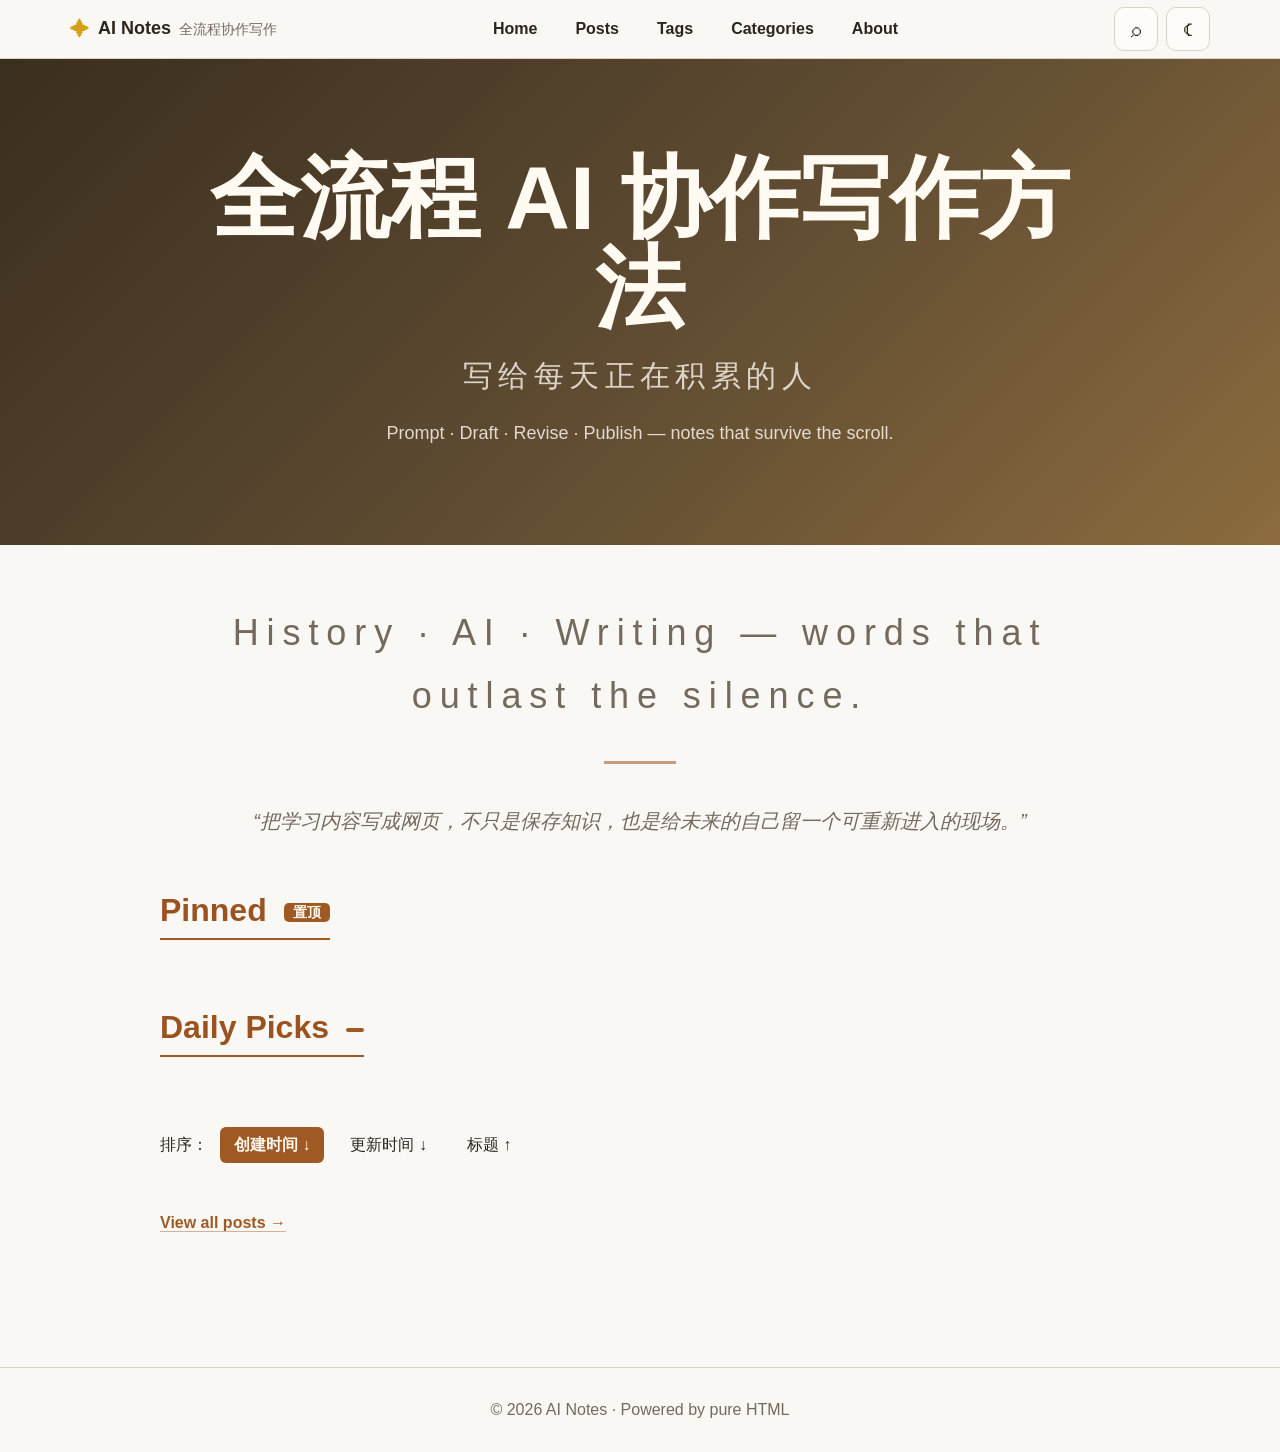
<file: index.html>
<!doctype html>
<html lang="zh-CN">
  <head>
    <meta charset="utf-8">
    <meta name="viewport" content="width=device-width, initial-scale=1">
    <title>全流程 AI 协作写作方法</title>
    <link rel="stylesheet" href="./styles.css">
  </head>
  <body data-page="home">
    <nav class="site-nav">
      <div class="nav-inner">
        <a class="nav-brand" href="./index.html" aria-label="首页">
          <span class="brand-mark" aria-hidden="true">✦</span>
          <strong>AI Notes</strong>
          <span class="brand-sub">全流程协作写作</span>
        </a>
        <ul class="nav-links" id="nav-links">
          <li><a href="./index.html">Home</a></li>
          <li><a href="./posts.html">Posts</a></li>
          <li><a href="./tags.html">Tags</a></li>
          <li><a href="./categories.html">Categories</a></li>
          <li><a href="./about.html">About</a></li>
        </ul>
        <div class="nav-actions">
          <button class="nav-icon" id="search-toggle" type="button" aria-label="搜索">⌕</button>
          <button class="nav-icon" id="theme-toggle" type="button" aria-label="切换主题">☾</button>
          <button class="nav-icon nav-menu" id="nav-hamburger" type="button" aria-label="菜单">☰</button>
        </div>
      </div>
    </nav>

    <div class="search-overlay" id="search-overlay"></div>
    <section class="search-panel" id="search-panel" aria-label="搜索笔记">
      <div class="search-box">
        <span>⌕</span>
        <input id="search-input" type="search" placeholder="Search notes..." autocomplete="off">
        <kbd>ESC</kbd>
      </div>
      <div class="search-results" id="search-results">
        <p class="search-hint">输入关键词搜索标题、分类、标签和摘要</p>
      </div>
    </section>

    <main>
      <section class="hero">
        <div class="hero-inner">
          <h1>全流程 AI 协作写作方法</h1>
          <div class="sub">写给每天正在积累的人</div>
          <div class="tagline">Prompt · Draft · Revise · Publish — notes that survive the scroll.</div>
        </div>
      </section>

      <div class="wrap">
        <p class="site-statement">History · AI · Writing — words that outlast the silence.</p>
        <div class="divider"></div>
        <blockquote class="quote">“把学习内容写成网页，不只是保存知识，也是给未来的自己留一个可重新进入的现场。”</blockquote>

        <section class="section" id="pinned-section">
          <h2 class="section-title">Pinned <span class="pin-badge">置顶</span></h2>
          <div id="pinned-posts"></div>
        </section>

        <section class="section">
          <h2 class="section-title">Daily Picks <span class="daily-badge" id="daily-date"></span></h2>
          <div id="daily-posts"></div>
        </section>

        <section class="section">
          <div class="post-list-controls">
            <span>排序：</span>
            <button class="sort-btn active" type="button" data-field="created" data-dir="desc">创建时间 ↓</button>
            <button class="sort-btn" type="button" data-field="updated" data-dir="desc">更新时间 ↓</button>
            <button class="sort-btn" type="button" data-field="title" data-dir="asc">标题 ↑</button>
          </div>
          <div id="sortable-posts"></div>
        </section>

        <section class="section">
          <p><a class="text-link" href="./posts.html">View all posts →</a></p>
        </section>
      </div>
    </main>

    <footer class="site-footer">© 2026 AI Notes · Powered by pure HTML</footer>
    <button class="back-to-top" id="back-to-top" type="button" aria-label="回到顶部">⌃</button>
    <script src="./script.js"></script>
  </body>
</html>
</file>
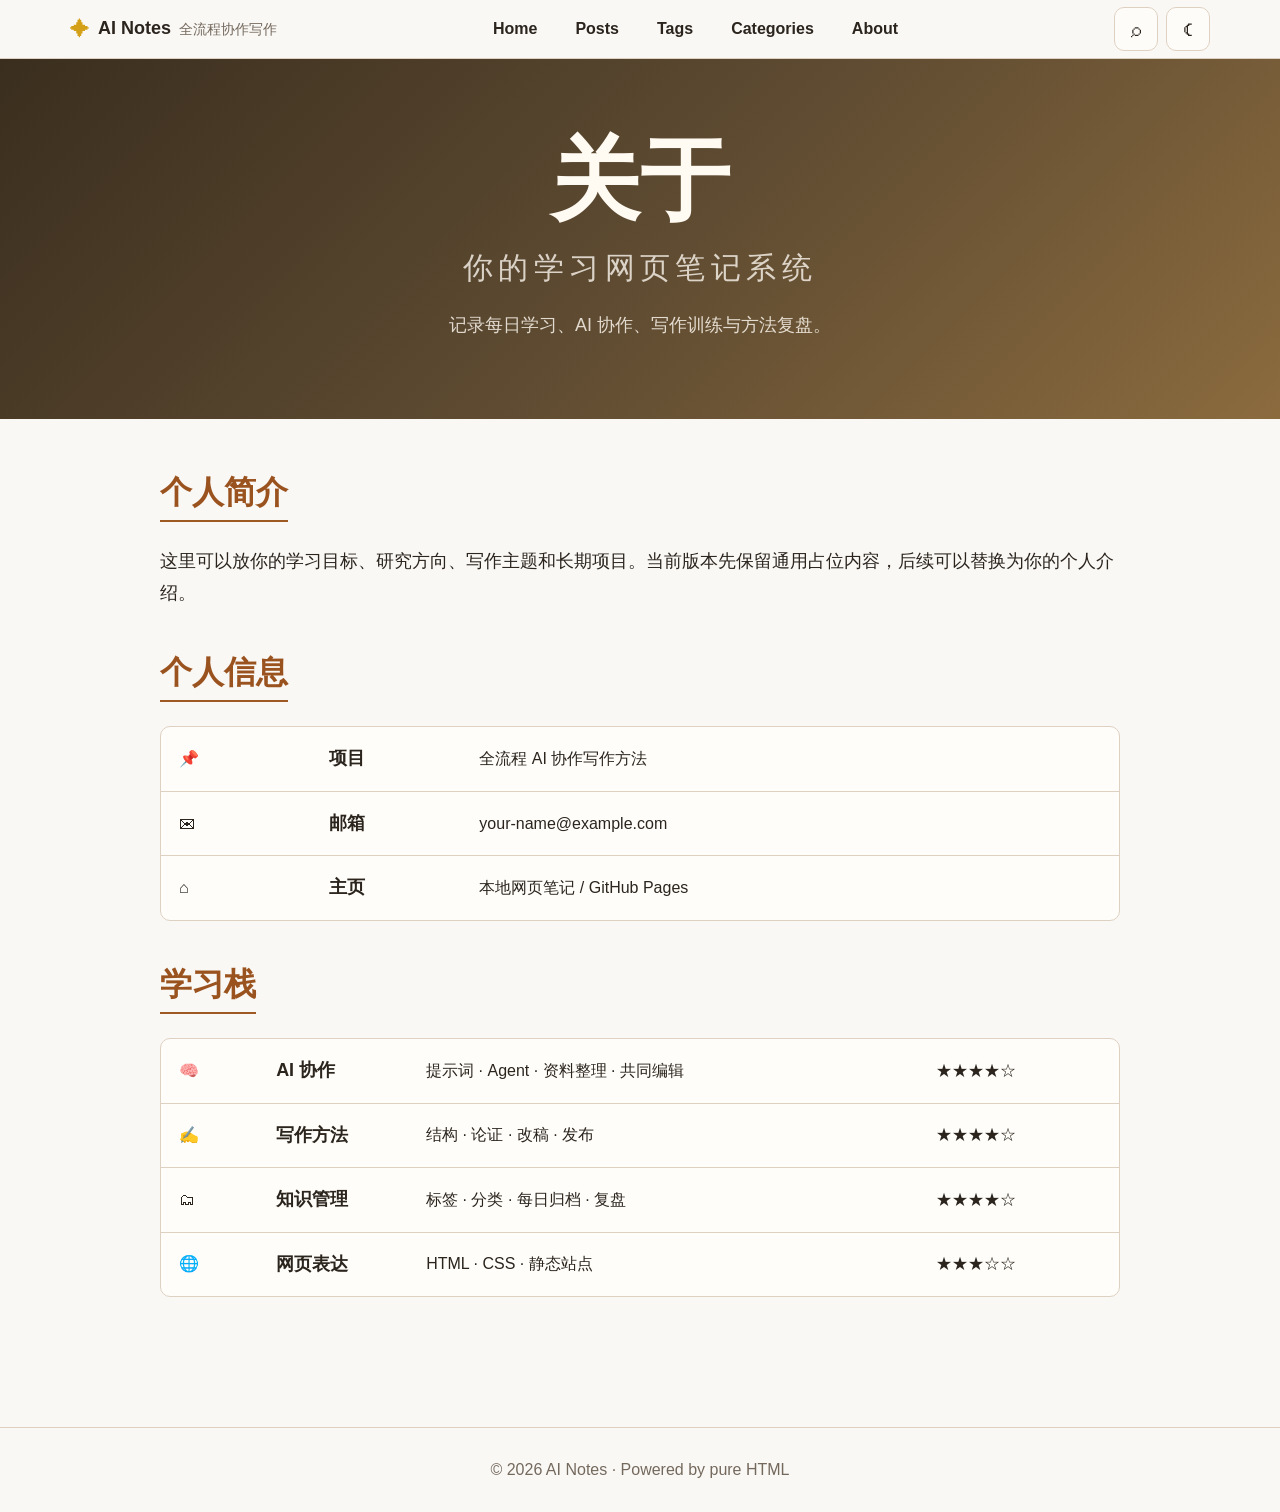
<file: about.html>
<!doctype html>
<html lang="zh-CN">
  <head>
    <meta charset="utf-8">
    <meta name="viewport" content="width=device-width, initial-scale=1">
    <title>About · AI Notes</title>
    <link rel="stylesheet" href="./styles.css">
  </head>
  <body data-page="about">
    <nav class="site-nav">
      <div class="nav-inner">
        <a class="nav-brand" href="./index.html"><span class="brand-mark">✦</span><strong>AI Notes</strong><span class="brand-sub">全流程协作写作</span></a>
        <ul class="nav-links" id="nav-links"><li><a href="./index.html">Home</a></li><li><a href="./posts.html">Posts</a></li><li><a href="./tags.html">Tags</a></li><li><a href="./categories.html">Categories</a></li><li><a href="./about.html">About</a></li></ul>
        <div class="nav-actions"><button class="nav-icon" id="search-toggle" type="button">⌕</button><button class="nav-icon" id="theme-toggle" type="button">☾</button><button class="nav-icon nav-menu" id="nav-hamburger" type="button">☰</button></div>
      </div>
    </nav>
    <div class="search-overlay" id="search-overlay"></div><section class="search-panel" id="search-panel"><div class="search-box"><span>⌕</span><input id="search-input" type="search" placeholder="Search notes..." autocomplete="off"><kbd>ESC</kbd></div><div class="search-results" id="search-results"><p class="search-hint">输入关键词搜索笔记</p></div></section>
    <main>
      <section class="hero hero-small">
        <div class="hero-inner">
          <h1>关于</h1>
          <div class="sub">你的学习网页笔记系统</div>
          <div class="tagline">记录每日学习、AI 协作、写作训练与方法复盘。</div>
        </div>
      </section>
      <div class="wrap">
        <section class="section">
          <h2 class="section-title">个人简介</h2>
          <p class="about-lead">这里可以放你的学习目标、研究方向、写作主题和长期项目。当前版本先保留通用占位内容，后续可以替换为你的个人介绍。</p>
        </section>
        <section class="section">
          <h2 class="section-title">个人信息</h2>
          <table class="about-table">
            <tr><td>📌</td><th>项目</th><td>全流程 AI 协作写作方法</td></tr>
            <tr><td>✉</td><th>邮箱</th><td>your-name@example.com</td></tr>
            <tr><td>⌂</td><th>主页</th><td>本地网页笔记 / GitHub Pages</td></tr>
          </table>
        </section>
        <section class="section">
          <h2 class="section-title">学习栈</h2>
          <table class="about-table">
            <tr><td>🧠</td><th>AI 协作</th><td>提示词 · Agent · 资料整理 · 共同编辑</td><td>★★★★☆</td></tr>
            <tr><td>✍</td><th>写作方法</th><td>结构 · 论证 · 改稿 · 发布</td><td>★★★★☆</td></tr>
            <tr><td>🗂</td><th>知识管理</th><td>标签 · 分类 · 每日归档 · 复盘</td><td>★★★★☆</td></tr>
            <tr><td>🌐</td><th>网页表达</th><td>HTML · CSS · 静态站点</td><td>★★★☆☆</td></tr>
          </table>
        </section>
      </div>
    </main>
    <footer class="site-footer">© 2026 AI Notes · Powered by pure HTML</footer>
    <button class="back-to-top" id="back-to-top" type="button">⌃</button>
    <script src="./script.js"></script>
  </body>
</html>
</file>
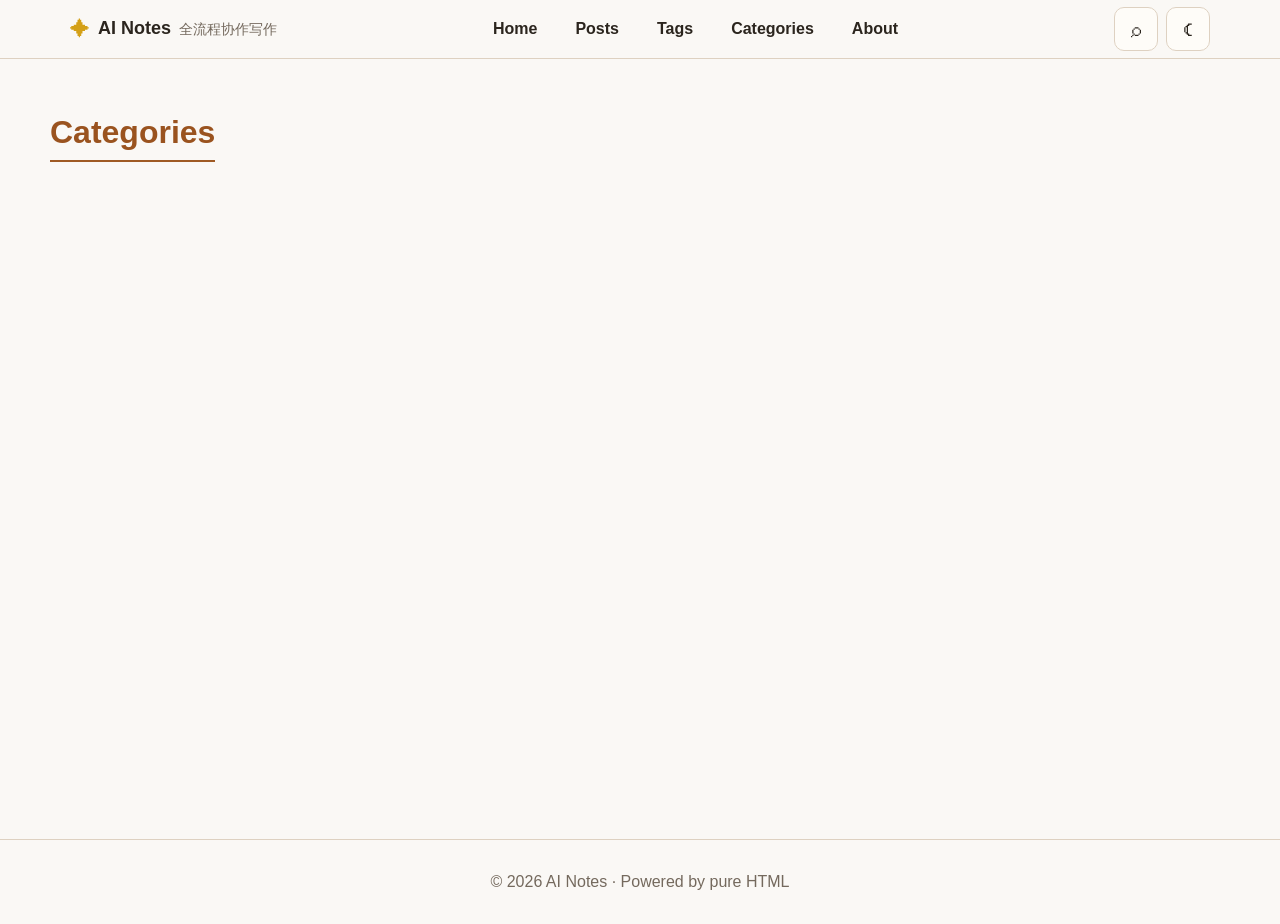
<file: categories.html>
<!doctype html>
<html lang="zh-CN">
  <head>
    <meta charset="utf-8">
    <meta name="viewport" content="width=device-width, initial-scale=1">
    <title>Categories · AI Notes</title>
    <link rel="stylesheet" href="./styles.css">
  </head>
  <body data-page="categories">
    <nav class="site-nav">
      <div class="nav-inner">
        <a class="nav-brand" href="./index.html"><span class="brand-mark">✦</span><strong>AI Notes</strong><span class="brand-sub">全流程协作写作</span></a>
        <ul class="nav-links" id="nav-links"><li><a href="./index.html">Home</a></li><li><a href="./posts.html">Posts</a></li><li><a href="./tags.html">Tags</a></li><li><a href="./categories.html">Categories</a></li><li><a href="./about.html">About</a></li></ul>
        <div class="nav-actions"><button class="nav-icon" id="search-toggle" type="button">⌕</button><button class="nav-icon" id="theme-toggle" type="button">☾</button><button class="nav-icon nav-menu" id="nav-hamburger" type="button">☰</button></div>
      </div>
    </nav>
    <div class="search-overlay" id="search-overlay"></div><section class="search-panel" id="search-panel"><div class="search-box"><span>⌕</span><input id="search-input" type="search" placeholder="Search notes..." autocomplete="off"><kbd>ESC</kbd></div><div class="search-results" id="search-results"><p class="search-hint">输入关键词搜索笔记</p></div></section>
    <main class="main-wrapper">
      <div class="wide-wrap">
        <section class="section">
          <h1 class="page-title">Categories</h1>
          <div class="taxonomy-grid" id="category-grid"></div>
        </section>
      </div>
    </main>
    <footer class="site-footer">© 2026 AI Notes · Powered by pure HTML</footer>
    <button class="back-to-top" id="back-to-top" type="button">⌃</button>
    <script src="./script.js"></script>
  </body>
</html>
</file>
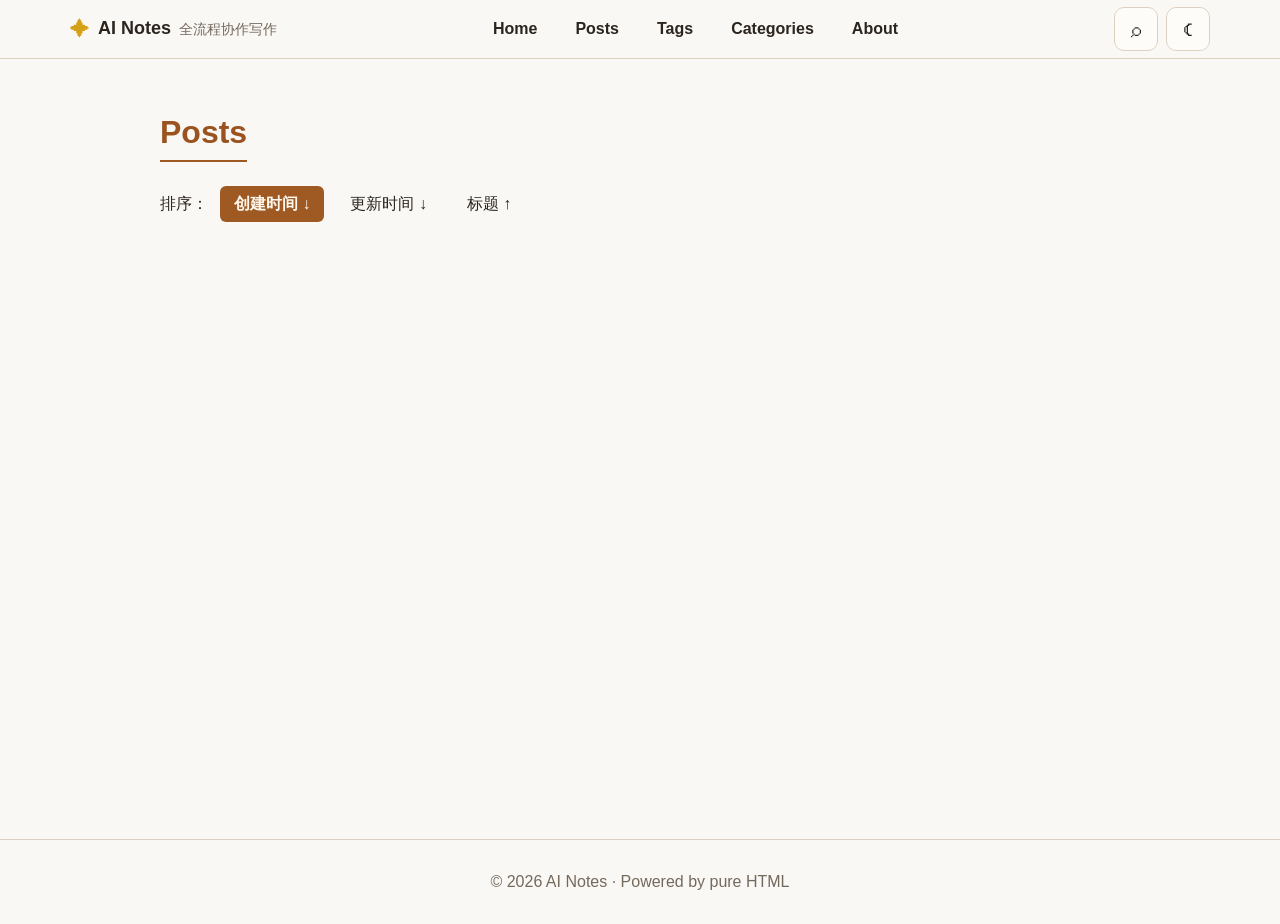
<file: posts.html>
<!doctype html>
<html lang="zh-CN">
  <head>
    <meta charset="utf-8">
    <meta name="viewport" content="width=device-width, initial-scale=1">
    <title>Posts · AI Notes</title>
    <link rel="stylesheet" href="./styles.css">
  </head>
  <body data-page="posts">
    <nav class="site-nav">
      <div class="nav-inner">
        <a class="nav-brand" href="./index.html"><span class="brand-mark">✦</span><strong>AI Notes</strong><span class="brand-sub">全流程协作写作</span></a>
        <ul class="nav-links" id="nav-links">
          <li><a href="./index.html">Home</a></li><li><a href="./posts.html">Posts</a></li><li><a href="./tags.html">Tags</a></li><li><a href="./categories.html">Categories</a></li><li><a href="./about.html">About</a></li>
        </ul>
        <div class="nav-actions"><button class="nav-icon" id="search-toggle" type="button">⌕</button><button class="nav-icon" id="theme-toggle" type="button">☾</button><button class="nav-icon nav-menu" id="nav-hamburger" type="button">☰</button></div>
      </div>
    </nav>
    <div class="search-overlay" id="search-overlay"></div><section class="search-panel" id="search-panel"><div class="search-box"><span>⌕</span><input id="search-input" type="search" placeholder="Search notes..." autocomplete="off"><kbd>ESC</kbd></div><div class="search-results" id="search-results"><p class="search-hint">输入关键词搜索笔记</p></div></section>
    <main class="main-wrapper">
      <div class="wrap">
        <section class="section">
          <h1 class="page-title">Posts</h1>
          <div class="post-list-controls">
            <span>排序：</span>
            <button class="sort-btn active" type="button" data-field="created" data-dir="desc">创建时间 ↓</button>
            <button class="sort-btn" type="button" data-field="updated" data-dir="desc">更新时间 ↓</button>
            <button class="sort-btn" type="button" data-field="title" data-dir="asc">标题 ↑</button>
          </div>
          <div id="all-posts"></div>
        </section>
      </div>
    </main>
    <footer class="site-footer">© 2026 AI Notes · Powered by pure HTML</footer>
    <button class="back-to-top" id="back-to-top" type="button">⌃</button>
    <script src="./script.js"></script>
  </body>
</html>
</file>
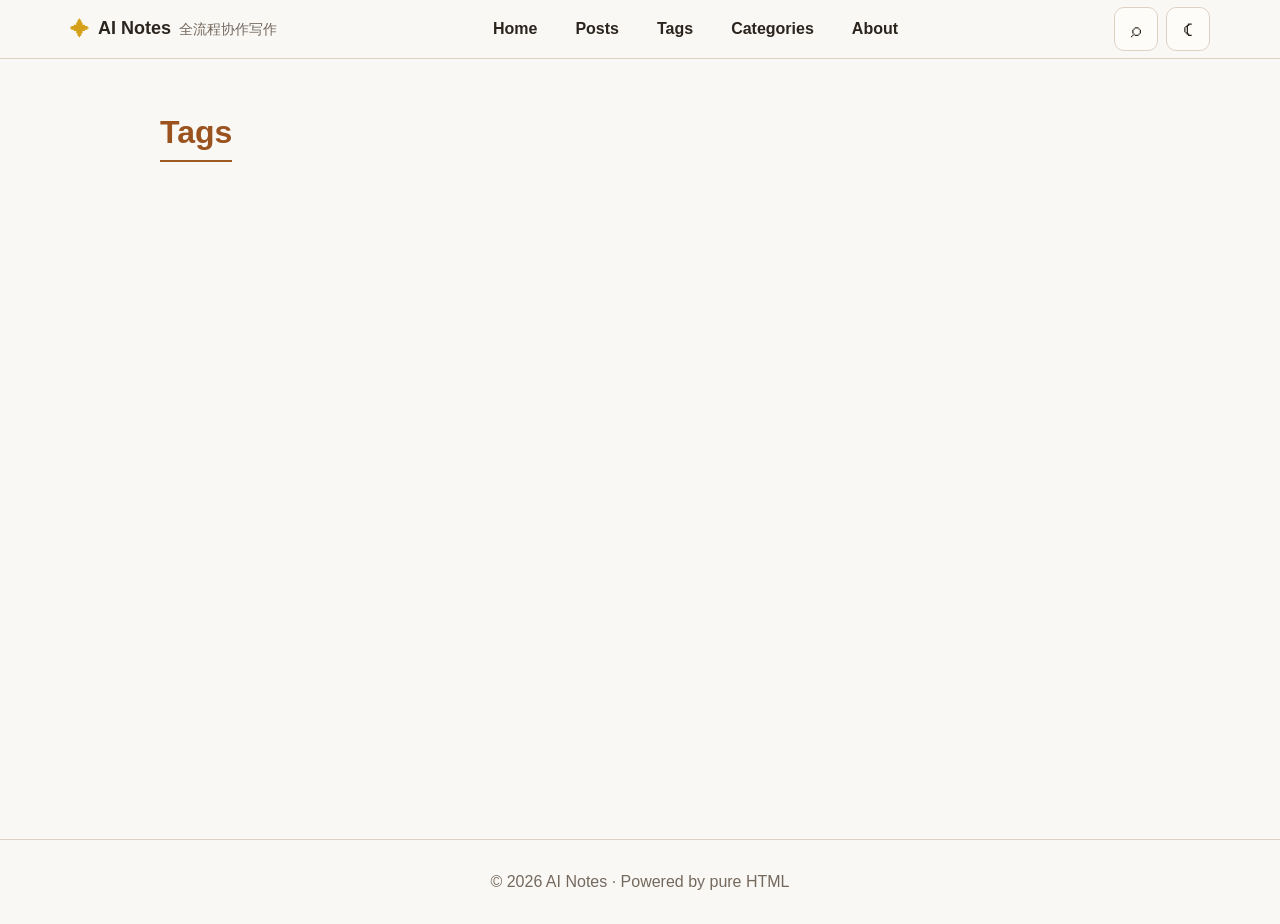
<file: tags.html>
<!doctype html>
<html lang="zh-CN">
  <head>
    <meta charset="utf-8">
    <meta name="viewport" content="width=device-width, initial-scale=1">
    <title>Tags · AI Notes</title>
    <link rel="stylesheet" href="./styles.css">
  </head>
  <body data-page="tags">
    <nav class="site-nav">
      <div class="nav-inner">
        <a class="nav-brand" href="./index.html"><span class="brand-mark">✦</span><strong>AI Notes</strong><span class="brand-sub">全流程协作写作</span></a>
        <ul class="nav-links" id="nav-links"><li><a href="./index.html">Home</a></li><li><a href="./posts.html">Posts</a></li><li><a href="./tags.html">Tags</a></li><li><a href="./categories.html">Categories</a></li><li><a href="./about.html">About</a></li></ul>
        <div class="nav-actions"><button class="nav-icon" id="search-toggle" type="button">⌕</button><button class="nav-icon" id="theme-toggle" type="button">☾</button><button class="nav-icon nav-menu" id="nav-hamburger" type="button">☰</button></div>
      </div>
    </nav>
    <div class="search-overlay" id="search-overlay"></div><section class="search-panel" id="search-panel"><div class="search-box"><span>⌕</span><input id="search-input" type="search" placeholder="Search notes..." autocomplete="off"><kbd>ESC</kbd></div><div class="search-results" id="search-results"><p class="search-hint">输入关键词搜索笔记</p></div></section>
    <main class="main-wrapper">
      <div class="wrap">
        <section class="section">
          <h1 class="page-title">Tags</h1>
          <ul class="taxonomy-list" id="tag-list"></ul>
        </section>
      </div>
    </main>
    <footer class="site-footer">© 2026 AI Notes · Powered by pure HTML</footer>
    <button class="back-to-top" id="back-to-top" type="button">⌃</button>
    <script src="./script.js"></script>
  </body>
</html>
</file>
<file: styles.css>
:root {
  --bg-body: #faf8f5;
  --bg-nav: rgba(250, 248, 245, 0.94);
  --bg-card: #fffdf9;
  --bg-hover: #f3ece2;
  --text: #2b251e;
  --text-muted: #74695d;
  --heading: #9a531f;
  --accent: #9f5a24;
  --accent-2: #c69a7b;
  --line: #ded1c1;
  --hero-grad: linear-gradient(135deg, #3a2e1e, #5d4a31, #8b6b3e);
  --hero-text: #fffaf2;
  --shadow: 0 8px 24px rgba(74, 50, 28, 0.08);
  font-family: Inter, "Microsoft YaHei", "PingFang SC", "Noto Sans SC", Arial, sans-serif;
}

html.dark {
  --bg-body: #1c1914;
  --bg-nav: rgba(28, 25, 20, 0.94);
  --bg-card: #252019;
  --bg-hover: #312a21;
  --text: #eee4d8;
  --text-muted: #b6a899;
  --heading: #d9a36c;
  --accent: #d4a76a;
  --accent-2: #8f6b48;
  --line: #463a2d;
  --hero-grad: linear-gradient(135deg, #16130f, #2b241c, #4d3924);
  --hero-text: #fff7eb;
  --shadow: 0 8px 24px rgba(0, 0, 0, 0.24);
}

* { box-sizing: border-box; }

html { scroll-behavior: smooth; }

body {
  margin: 0;
  background: var(--bg-body);
  color: var(--text);
  font-size: 16px;
  line-height: 1.75;
}

a {
  color: inherit;
  text-decoration: none;
}

button,
input {
  font: inherit;
}

.site-nav {
  position: sticky;
  top: 0;
  z-index: 20;
  background: var(--bg-nav);
  border-bottom: 1px solid var(--line);
  backdrop-filter: blur(10px);
}

.nav-inner {
  display: flex;
  align-items: center;
  justify-content: space-between;
  max-width: 1180px;
  min-height: 58px;
  margin: 0 auto;
  padding: 0 20px;
  gap: 20px;
}

.nav-brand {
  display: flex;
  align-items: center;
  min-width: 0;
  gap: 8px;
  font-size: 18px;
}

.brand-mark {
  color: #d4a017;
  font-size: 20px;
  line-height: 1;
}

.brand-sub {
  color: var(--text-muted);
  font-size: 14px;
  white-space: nowrap;
}

.nav-links {
  display: flex;
  align-items: center;
  gap: 14px;
  margin: 0;
  padding: 0;
  list-style: none;
}

.nav-links a {
  display: block;
  padding: 8px 12px;
  border-radius: 8px;
  color: var(--text);
  font-weight: 600;
}

.nav-links a:hover,
.nav-links a.active {
  background: var(--bg-hover);
  color: var(--accent);
}

.nav-actions {
  display: flex;
  align-items: center;
  gap: 8px;
}

.nav-icon {
  display: grid;
  width: 44px;
  height: 44px;
  place-items: center;
  border: 1px solid var(--line);
  border-radius: 10px;
  background: color-mix(in srgb, var(--bg-card) 82%, transparent);
  color: var(--text);
  cursor: pointer;
  font-size: 20px;
}

.nav-icon:hover {
  background: var(--bg-hover);
}

.nav-menu {
  display: none;
}

.search-overlay {
  position: fixed;
  inset: 0;
  z-index: 25;
  display: none;
  background: rgba(0, 0, 0, 0.28);
}

.search-overlay.is-open {
  display: block;
}

.search-panel {
  position: fixed;
  top: 58px;
  left: 50%;
  z-index: 30;
  width: min(680px, calc(100% - 24px));
  transform: translate(-50%, -10px);
  pointer-events: none;
  opacity: 0;
  transition: 160ms ease;
}

.search-panel.is-open {
  transform: translate(-50%, 0);
  pointer-events: auto;
  opacity: 1;
}

.search-box {
  display: flex;
  align-items: center;
  gap: 10px;
  padding: 14px 16px;
  border: 1px solid var(--line);
  border-radius: 12px 12px 0 0;
  background: var(--bg-card);
  box-shadow: var(--shadow);
}

.search-box input {
  flex: 1;
  min-width: 0;
  border: 0;
  outline: 0;
  background: transparent;
  color: var(--text);
}

kbd {
  padding: 2px 7px;
  border: 1px solid var(--line);
  border-radius: 5px;
  color: var(--text-muted);
  font-size: 12px;
}

.search-results {
  max-height: 430px;
  overflow: auto;
  border: 1px solid var(--line);
  border-top: 0;
  border-radius: 0 0 12px 12px;
  background: var(--bg-card);
  box-shadow: var(--shadow);
}

.search-hint,
.search-empty {
  margin: 0;
  padding: 22px;
  color: var(--text-muted);
  text-align: center;
}

.search-result-item {
  display: grid;
  grid-template-columns: 96px 1fr;
  gap: 14px;
  padding: 12px 16px;
  border-bottom: 1px solid var(--line);
}

.search-result-item:hover {
  background: var(--bg-hover);
}

.result-date {
  color: var(--text-muted);
  font-size: 13px;
}

.result-title {
  color: var(--text);
  font-weight: 700;
}

.hero {
  display: flex;
  min-height: 54vh;
  align-items: center;
  justify-content: center;
  background: var(--hero-grad);
  color: var(--hero-text);
  text-align: center;
}

.hero-small {
  min-height: 40vh;
}

.hero-inner {
  max-width: 920px;
  padding: 40px 20px;
}

.hero h1 {
  margin: 0 0 16px;
  font-size: clamp(48px, 7vw, 92px);
  line-height: 1;
  letter-spacing: 0;
}

.hero .sub {
  margin-bottom: 16px;
  color: rgba(255, 250, 242, 0.78);
  font-size: clamp(20px, 3vw, 30px);
  letter-spacing: 0.18em;
}

.hero .tagline {
  color: rgba(255, 250, 242, 0.82);
  font-size: 18px;
}

.wrap {
  width: min(960px, calc(100% - 36px));
  margin: 0 auto;
  padding: 56px 0 84px;
}

.wide-wrap {
  width: min(1180px, calc(100% - 36px));
  margin: 0 auto;
  padding: 56px 0 84px;
}

.main-wrapper {
  min-height: calc(100vh - 120px);
}

.site-statement {
  margin: 0 0 34px;
  color: var(--text-muted);
  font-size: clamp(24px, 4vw, 36px);
  letter-spacing: 0.22em;
  text-align: center;
}

.divider {
  width: 72px;
  height: 3px;
  margin: 0 auto 40px;
  background: var(--accent-2);
}

.quote {
  margin: 0 auto 54px;
  color: var(--text-muted);
  font-size: 20px;
  font-style: italic;
  text-align: center;
}

.section {
  margin: 0 0 46px;
}

.section-title,
.page-title {
  display: inline-block;
  margin: 0 0 24px;
  padding-bottom: 10px;
  border-bottom: 2px solid var(--accent);
  color: var(--heading);
  font-size: 32px;
  line-height: 1.1;
  font-weight: 800;
}

.pin-badge,
.daily-badge {
  display: inline-block;
  margin-left: 8px;
  padding: 2px 9px;
  border-radius: 5px;
  background: var(--accent);
  color: #fff8ee;
  font-size: 14px;
  vertical-align: middle;
}

.post-list,
.taxonomy-list {
  margin: 0;
  padding: 0;
  list-style: none;
}

.post-list li,
.taxonomy-list li {
  display: flex;
  gap: 16px;
  align-items: baseline;
  padding: 13px 0;
  border-bottom: 1px solid var(--line);
}

.post-list li::before,
.taxonomy-list li::before {
  content: "•";
  color: var(--accent);
  font-weight: 800;
}

.post-list .date {
  flex-shrink: 0;
  width: 96px;
  color: var(--text-muted);
  font-size: 14px;
}

.post-list a,
.taxonomy-list a,
.text-link {
  color: var(--accent);
  font-weight: 750;
  text-decoration: underline;
  text-decoration-color: color-mix(in srgb, var(--accent) 45%, transparent);
  text-underline-offset: 3px;
}

.post-list a:hover,
.taxonomy-list a:hover,
.text-link:hover {
  color: var(--heading);
}

.post-list-controls {
  display: flex;
  flex-wrap: wrap;
  align-items: center;
  gap: 12px;
  margin-bottom: 20px;
}

.sort-btn {
  min-height: 36px;
  padding: 0 14px;
  border: 0;
  border-radius: 6px;
  background: transparent;
  color: var(--text);
  cursor: pointer;
}

.sort-btn.active {
  background: var(--accent);
  color: #fff8ee;
  font-weight: 800;
}

.taxonomy-list a {
  min-width: 150px;
  font-size: 22px;
}

.taxonomy-count {
  color: var(--text-muted);
}

.taxonomy-grid {
  display: grid;
  grid-template-columns: repeat(3, 1fr);
  gap: 20px;
}

.taxonomy-card {
  position: relative;
  min-height: 245px;
  overflow: hidden;
  padding: 24px;
  border: 1px solid var(--line);
  border-radius: 12px;
  background: var(--bg-card);
  box-shadow: var(--shadow);
}

.taxonomy-card::before {
  position: absolute;
  inset: 0 0 auto 0;
  height: 4px;
  content: "";
  background: var(--tone, var(--accent));
}

.taxonomy-head {
  display: grid;
  grid-template-columns: 50px 1fr auto;
  gap: 14px;
  align-items: start;
  margin-bottom: 20px;
}

.taxonomy-icon {
  display: grid;
  width: 42px;
  height: 42px;
  place-items: center;
  border: 1px solid color-mix(in srgb, var(--tone, var(--accent)) 55%, var(--line));
  border-radius: 12px;
  background: color-mix(in srgb, var(--tone, var(--accent)) 10%, var(--bg-card));
  color: var(--tone, var(--accent));
}

.taxonomy-card h2 {
  margin: 0 0 4px;
  font-size: 28px;
  line-height: 1.1;
}

.taxonomy-card p {
  margin: 0;
  color: var(--text-muted);
  line-height: 1.55;
}

.taxonomy-total {
  padding: 4px 10px;
  border-radius: 999px;
  background: var(--bg-hover);
  color: var(--heading);
  font-weight: 900;
}

.pill-row {
  display: flex;
  flex-wrap: wrap;
  gap: 10px;
}

.pill {
  padding: 5px 12px;
  border: 1px solid var(--line);
  border-radius: 999px;
  background: color-mix(in srgb, var(--bg-card) 80%, var(--bg-hover));
  color: var(--text);
  font-weight: 650;
}

.about-lead {
  margin: 0;
  font-size: 18px;
}

.about-table {
  width: 100%;
  overflow: hidden;
  border: 1px solid var(--line);
  border-collapse: separate;
  border-spacing: 0;
  border-radius: 10px;
  background: var(--bg-card);
}

.about-table td,
.about-table th {
  padding: 16px 18px;
  border-bottom: 1px solid var(--line);
  text-align: left;
}

.about-table tr:last-child td,
.about-table tr:last-child th {
  border-bottom: 0;
}

.about-table th {
  width: 150px;
  font-size: 18px;
}

.site-footer {
  padding: 28px 20px;
  border-top: 1px solid var(--line);
  color: var(--text-muted);
  text-align: center;
}

.back-to-top {
  position: fixed;
  right: 22px;
  bottom: 22px;
  display: none;
  width: 44px;
  height: 44px;
  border: 1px solid var(--line);
  border-radius: 999px;
  background: var(--bg-card);
  color: var(--accent);
  box-shadow: var(--shadow);
  cursor: pointer;
  font-size: 22px;
}

.back-to-top.show {
  display: block;
}

@media (max-width: 880px) {
  .nav-menu {
    display: grid;
  }

  .nav-links {
    position: absolute;
    top: 58px;
    left: 0;
    right: 0;
    display: none;
    flex-direction: column;
    align-items: stretch;
    gap: 0;
    padding: 10px 18px 18px;
    border-bottom: 1px solid var(--line);
    background: var(--bg-nav);
  }

  .nav-links.is-open {
    display: flex;
  }

  .taxonomy-grid {
    grid-template-columns: 1fr;
  }
}

@media (max-width: 620px) {
  .brand-sub {
    display: none;
  }

  .hero {
    min-height: 44vh;
  }

  .hero h1 {
    font-size: 42px;
  }

  .site-statement {
    letter-spacing: 0.08em;
    text-align: left;
  }

  .post-list li,
  .taxonomy-list li,
  .search-result-item {
    grid-template-columns: 1fr;
    flex-direction: column;
    gap: 4px;
  }

  .post-list li::before,
  .taxonomy-list li::before {
    content: none;
  }

  .post-list .date {
    width: auto;
  }

  .about-table {
    display: block;
    overflow-x: auto;
    white-space: nowrap;
  }
}
</file>
